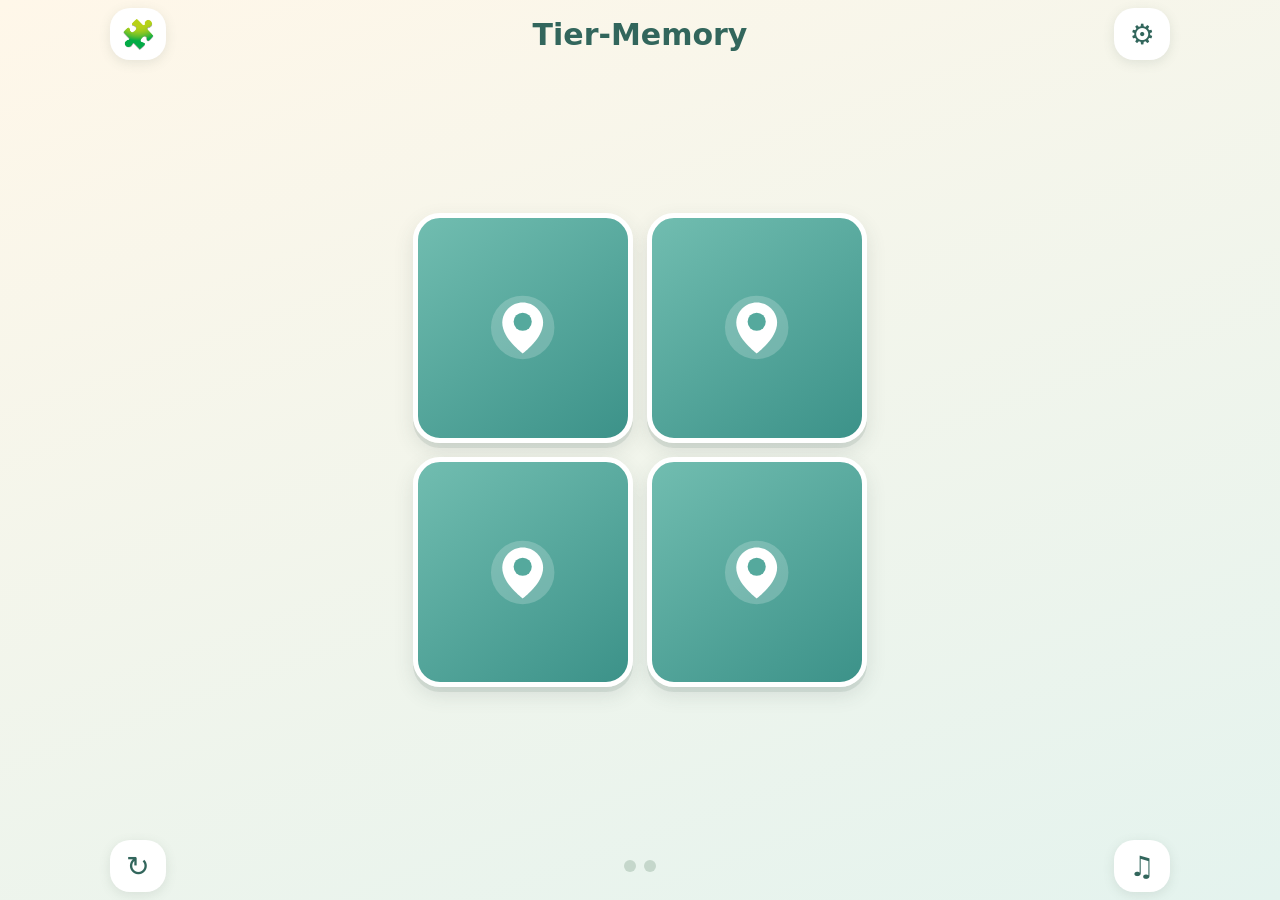
<file: index.html>
<!doctype html>
<html lang="de"><head><meta charset="utf-8"><meta name="viewport" content="width=device-width,initial-scale=1,viewport-fit=cover,user-scalable=no"><meta name="theme-color" content="#f7e8cb"><title>Tier-Memory</title><link rel="manifest" href="manifest.webmanifest"><link rel="icon" href="icon.svg" type="image/svg+xml"><meta name="apple-mobile-web-app-capable" content="yes"><link rel="stylesheet" href="kids.css"></head>
<body><main class="game"><header><button id="toPuzzle" aria-label="Zum Bilderpuzzle" title="Bilderpuzzle">🧩</button><div class="brand">Tier-Memory</div><button id="settings" aria-label="Einstellungen" title="Einstellungen">⚙</button></header><section id="board" class="board" aria-label="Memory-Spielfeld"></section><footer><button id="restart" aria-label="Neues Spiel" title="Neues Spiel">↻</button><div id="progress" aria-live="polite"></div><button id="sound" aria-label="Ton an oder aus" title="Ton an oder aus">♫</button></footer></main>
<dialog id="options"><div class="dialog-head"><h2>Einstellungen</h2><button id="close" aria-label="Schließen">✕</button></div><p>Wie viele Tierpaare?</p><div class="choices"><button data-pairs="2">2</button><button data-pairs="3">3</button><button data-pairs="4">4</button><button data-pairs="6">6</button></div></dialog>
<dialog id="won"><div class="celebrate" aria-hidden="true">★ ★ ★</div><h2>Geschafft!</h2><button id="again" aria-label="Nochmal spielen">↻ Nochmal!</button></dialog><iframe hidden id="puzzleFrame" title="Bilderpuzzle" style="position:fixed;inset:0;width:100%;height:100%;border:0;background:#fff8ec"></iframe><script src="switch-game.js" defer></script><script src="kids.js" defer></script><script>if("serviceWorker" in navigator){addEventListener("load",()=>navigator.serviceWorker.register("./sw.js").catch(()=>{}))}</script></body></html>
</file>
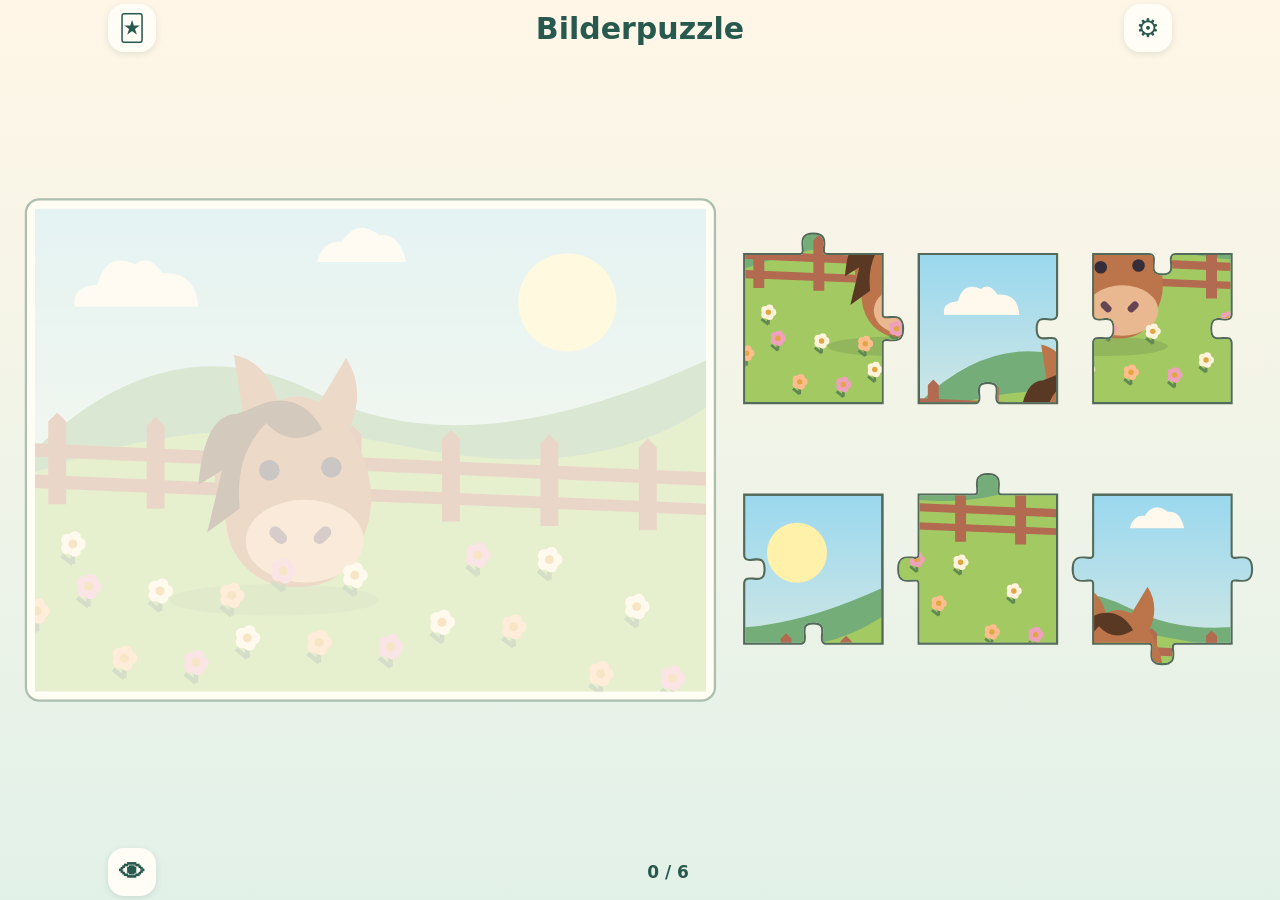
<file: puzzle.html>
<!doctype html>
<html lang="de"><head><meta charset="utf-8"><meta name="viewport" content="width=device-width,initial-scale=1,maximum-scale=1,user-scalable=no,viewport-fit=cover"><title>Bilderpuzzle</title><link rel="stylesheet" href="puzzle.css"><script defer src="puzzle.js"></script></head>
<body><header><button id="back" aria-label="Zum Tier-Memory">🃏</button><strong>Bilderpuzzle</strong><button id="settings" aria-label="Motiv und Teile wählen">⚙</button></header>
<svg id="stage" role="group" aria-label="Puzzlefläche und Teileablage" xmlns="http://www.w3.org/2000/svg"></svg>
<footer><button id="preview" aria-label="Bildvorschau" aria-pressed="false">👁</button><output id="score" aria-live="polite"></output><button id="next" hidden>Nächstes Bild →</button></footer>
<dialog><form method="dialog"><button aria-label="Schließen">✕</button></form><h2>Dein Bilderpuzzle</h2><div id="scenes"></div><h3>Wie viele Teile?</h3><div id="levels"></div><button id="play">Spielen ▸</button></dialog></body></html>
</file>
<file: kids.css>
*{box-sizing:border-box}html,body{margin:0;width:100%;height:100%;overflow:hidden}body{font-family:system-ui,-apple-system,sans-serif;background:linear-gradient(160deg,#fff7e9,#e4f3ee);color:#354b48;touch-action:manipulation}button{font:inherit;cursor:pointer;-webkit-tap-highlight-color:transparent}button:focus-visible{outline:4px solid #0d827d;outline-offset:3px}.game{height:100dvh;max-width:1100px;margin:auto;display:flex;flex-direction:column;padding:env(safe-area-inset-top) max(12px,env(safe-area-inset-right)) env(safe-area-inset-bottom) max(12px,env(safe-area-inset-left))}.game header,.game footer{height:68px;flex:none;display:flex;align-items:center;justify-content:space-between;padding:0 8px}.brand{font-size:clamp(20px,4vw,30px);font-weight:900;color:#32665c}.game header button,.game footer button,.dialog-head button{border:0;background:#fff;box-shadow:0 3px 12px #50675b22;border-radius:20px;min-width:56px;min-height:52px;font-size:28px;color:#32665c}.board{flex:1;min-height:0;display:grid;align-content:center;justify-content:center;gap:clamp(8px,1.6vmin,18px);padding:10px 2px}.board[data-pairs="2"]{grid-template-columns:repeat(2,minmax(0, min(36vw,220px)));grid-template-rows:repeat(2,minmax(0,min(30vh,230px)))}.board[data-pairs="3"]{grid-template-columns:repeat(3,minmax(0,min(27vw,190px)));grid-template-rows:repeat(2,minmax(0,min(29vh,220px)))}.board[data-pairs="4"]{grid-template-columns:repeat(4,minmax(0,min(21vw,170px)));grid-template-rows:repeat(2,minmax(0,min(29vh,220px)))}.board[data-pairs="6"]{grid-template-columns:repeat(4,minmax(0,min(21vw,170px)));grid-template-rows:repeat(3,minmax(0,min(19vh,170px)))}.tile{border:0;background:none;padding:0;min-width:0;min-height:0;aspect-ratio:4/5;max-height:100%;width:100%;height:100%;perspective:900px;touch-action:manipulation}.tile-inner{display:block;position:relative;width:100%;height:100%;transform-style:preserve-3d;transition:transform .36s ease}.tile.flipped .tile-inner,.tile.matched .tile-inner{transform:rotateY(180deg)}.face{position:absolute;inset:0;display:grid;place-items:center;border-radius:clamp(14px,3vmin,28px);backface-visibility:hidden;-webkit-backface-visibility:hidden;box-shadow:0 5px 0 #56736c22,0 8px 20px #344a4420}.cover{background:linear-gradient(145deg,#71bdb0,#3c9289);border:5px solid #fff}.cover svg{width:54%;height:54%}.picture{transform:rotateY(180deg);background:#fffdf7;border:5px solid #fff}.picture svg{width:90%;height:90%;filter:drop-shadow(0 3px 1px #0001)}.matched .picture{background:#e7f8d6}#progress{display:flex;gap:8px;align-items:center}#progress i{width:12px;height:12px;border-radius:50%;background:#c5d7cb}#progress i.done{background:#5da977}dialog{border:0;border-radius:28px;padding:24px;box-shadow:0 15px 55px #1b353866;max-width:calc(100vw - 30px);width:380px;color:#354b48}dialog::backdrop{background:#243a3880}.dialog-head{display:flex;align-items:center;justify-content:space-between}.dialog-head h2{margin:0;font-size:24px}.dialog-head button{min-width:46px;min-height:46px}.choices{display:grid;grid-template-columns:repeat(4,1fr);gap:8px}.choices button,#again{border:0;border-radius:18px;padding:16px 8px;background:#d8eee4;font-size:25px;font-weight:800;color:#285e54}.choices button.selected{background:#398c7f;color:white}#won{text-align:center}.celebrate{font-size:32px;color:#e3a33a}#again{padding:16px 24px}@media(max-height:520px){.game header,.game footer{height:48px}.game header button,.game footer button{min-height:42px;min-width:48px}.board{padding:2px}.brand{font-size:19px}}@media(prefers-reduced-motion:reduce){.tile-inner{transition:none}}
/* Keep the entire grid visible on short and narrow screens. */
@media(max-width:600px){.game header,.game footer{height:56px}.board{gap:8px}.board[data-pairs="3"]{grid-template-columns:repeat(2,minmax(0,min(38vw,170px)));grid-template-rows:repeat(3,minmax(0,min(23dvh,180px)))}.board[data-pairs="4"]{grid-template-columns:repeat(2,minmax(0,min(38vw,170px)));grid-template-rows:repeat(4,minmax(0,min(17dvh,150px)))}.board[data-pairs="6"]{grid-template-columns:repeat(3,minmax(0,min(27vw,145px)));grid-template-rows:repeat(4,minmax(0,min(16dvh,140px)))}}
@media(max-height:520px){.board[data-pairs="2"]{grid-template-rows:repeat(2,minmax(0,30dvh))}.board[data-pairs="3"],.board[data-pairs="4"]{grid-template-rows:repeat(2,minmax(0,29dvh))}.board[data-pairs="6"]{grid-template-rows:repeat(3,minmax(0,19dvh))}}
@media(prefers-reduced-motion:reduce){.tile-inner{transition:none}}

.tile.matched .picture{animation:matched-pop .36s ease-out}
@keyframes matched-pop{0%{scale:1}45%{scale:1.055}100%{scale:1}}
#won[open] .celebrate{animation:celebrate-bounce .7s ease-out}
@keyframes celebrate-bounce{0%{transform:translateY(16px);opacity:0}65%{transform:translateY(-8px);opacity:1}100%{transform:translateY(0)}}
@media(prefers-reduced-motion:reduce){.tile.matched .picture,#won[open] .celebrate{animation:none}}

/* The memory game is a fixed canvas: taps must not pan, pinch-zoom or double-tap zoom. */
html,body,.game,.board,.tile,dialog,button{touch-action:none;-ms-touch-action:none}
html,body{overscroll-behavior:none;-webkit-text-size-adjust:100%}
</file>
<file: puzzle.css>
*{box-sizing:border-box;touch-action:none;-webkit-tap-highlight-color:transparent}html,body{margin:0;height:100%;overflow:hidden;overscroll-behavior:none}body{display:flex;flex-direction:column;font:600 17px system-ui,sans-serif;color:#28594e;background:linear-gradient(#fff6e7,#e2f1e8);user-select:none;-webkit-user-select:none;padding:env(safe-area-inset-top) max(8px,env(safe-area-inset-right)) env(safe-area-inset-bottom) max(8px,env(safe-area-inset-left))}header,footer{flex:none;display:flex;align-items:center;justify-content:space-between;margin:auto;width:min(100%,1080px);padding:4px 8px;gap:8px}header strong{font-size:clamp(20px,4vw,30px)}button{font:inherit;color:inherit;border:0;border-radius:16px;background:#fffdf6;min-width:48px;min-height:48px;box-shadow:0 2px 6px #375c4922;cursor:pointer}header button,footer button:first-child{font-size:26px}#stage{flex:1;width:100%;min-height:0}#score{margin:auto}dialog{color:inherit;border:0;border-radius:22px;width:min(94vw,480px);max-height:98dvh;padding:14px;text-align:center}dialog::backdrop{background:#193e3777}form{float:right}h2,h3{margin:8px}#scenes,#levels{display:flex;gap:7px;justify-content:center}#scenes button{flex:1;min-width:0;font-size:14px;padding:4px}#scenes img{width:100%;display:block;border-radius:10px}button[aria-pressed=true]{outline:3px solid #308a74;outline-offset:-3px}#play,#next{background:#327b68;color:white;padding:0 14px}#play{margin-top:10px}.piece{cursor:grab}.piece:focus-visible{outline:2px solid #164f46}.placed{pointer-events:none}.finished{animation:reveal .6s ease-out;transform-origin:center;transform-box:fill-box}@keyframes reveal{50%{transform:scale(1.025)}}@media(prefers-reduced-motion:reduce){.finished{animation:none}}

@media(max-height:450px){#scenes img{max-height:19dvh;object-fit:contain}dialog h2,dialog h3{margin:3px}dialog{padding:8px}}
</file>
